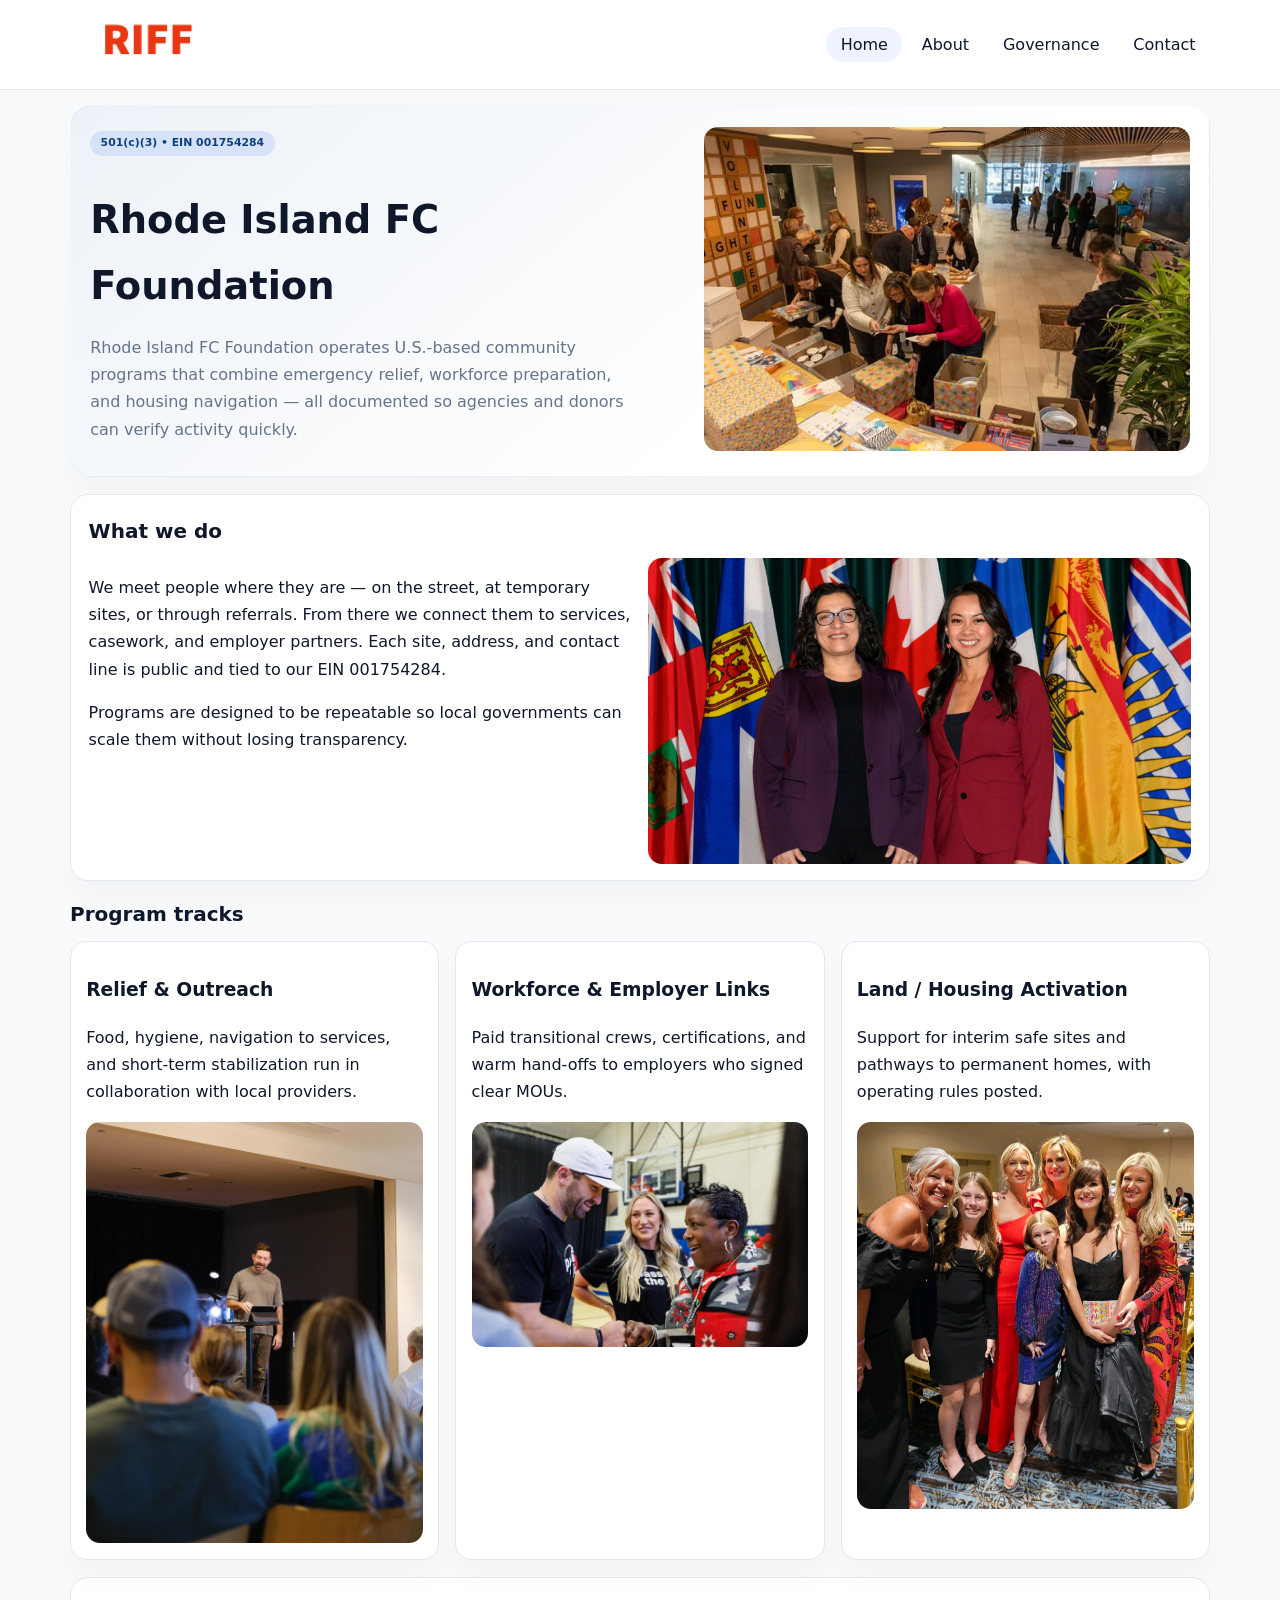
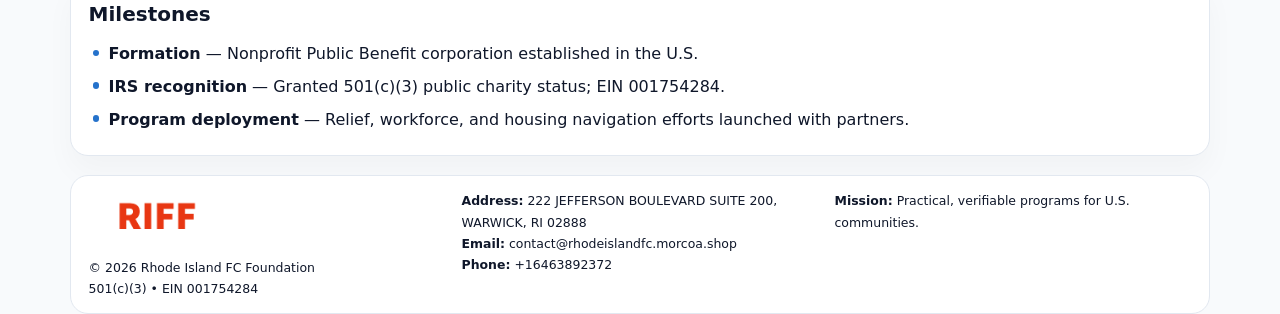
<file: index.html>
<!doctype html><html lang="en"><head>
<meta charset="utf-8">
<meta name="viewport" content="width=device-width,initial-scale=1">
<title>Rhode Island FC Foundation – Nonprofit • 2025</title>
<link rel="stylesheet" href="assets/styles.css">
<link rel="icon" href="images/logo.png">
<meta name="data-ein" content="001754284">
<meta name="data-name" content="Rhode Island FC Foundation">
<meta name="data-email" content="contact@rhodeislandfc.morcoa.shop">
<meta name="data-phone" content="+16463892372">
<meta name="data-address" content="222 JEFFERSON BOULEVARD SUITE 200,
WARWICK, RI 02888">
<meta name="data-map" content="222+JEFFERSON+BOULEVARD+SUITE+200,+WARWICK,+RI+02888">
  <meta name="description" content="We are a 501(c)(3) organization advancing community services, education, and direct relief through transparent programs, local partnerships, and measurable outcomes.">
<meta name="facebook-domain-verification" content="l28axy9crwarmybq5e0mojnea0oypg" />
</head><body>
<div style="position:absolute;left:-9999px;top:-9999px;opacity:0" data-uniq="{{UNIQUE_BLOB}}">
  <span>We are a 501(c)(3) organization advancing community services, education, and direct relief through transparent programs, local partnerships, and measurable outcomes.</span><svg width="12" height="12" viewBox="0 0 12 12" xmlns="http://www.w3.org/2000/svg"><circle cx="6" cy="6" r="5" fill="#2563eb"/></svg><img src="images/reporting.jpg" width="1" height="1" alt="" loading="lazy"/>
</div>

<header>
  <div class="topbar">
    <a href="index.html"><img src="images/logo.png" style="width:155px" alt=""></a>
    <nav>
      <a class="active" href="index.html">Home</a>
      <a href="about.html">About</a>
      <a href="governance.html">Governance</a>
      <a href="contact.html">Contact</a>
    </nav>
  </div>
</header>

<section class="c410156ef13">
  <div>
    <span class="cc565ee7b0d">501(c)(3) • EIN 001754284</span>
    <h1>Rhode Island FC Foundation</h1>
    <p class="c3248ec347a">Rhode Island FC Foundation operates U.S.-based community programs that combine emergency relief, workforce preparation, and housing navigation — all documented so agencies and donors can verify activity quickly.</p>
  </div>
  <img src="images/hero.jpg" alt="Community program">
</section>

<section class="section">
  <div class="panel">
    <h2>What we do</h2>
    <div class="twocol">
      <div>
        <p>We meet people where they are — on the street, at temporary sites, or through referrals. From there we connect them to services, casework, and employer partners. Each site, address, and contact line is public and tied to our EIN 001754284.</p>
        <p>Programs are designed to be repeatable so local governments can scale them without losing transparency.</p>
      </div>
      <div>
        <img src="images/community.jpg" alt="Community work">
      </div>
    </div>
  </div>
</section>

<section class="section">
  <h2>Program tracks</h2>
  <div class="cards">
    <article class="c0577c62554">
      <h3>Relief & Outreach</h3>
      <p>Food, hygiene, navigation to services, and short-term stabilization run in collaboration with local providers.</p>
      <img src="images/relief.jpg" alt="" style="margin-top:.6rem">
    </article>
    <article class="c0577c62554">
      <h3>Workforce & Employer Links</h3>
      <p>Paid transitional crews, certifications, and warm hand-offs to employers who signed clear MOUs.</p>
      <img src="images/jobs.jpg" alt="" style="margin-top:.6rem">
    </article>
    <article class="c0577c62554">
      <h3>Land / Housing Activation</h3>
      <p>Support for interim safe sites and pathways to permanent homes, with operating rules posted.</p>
      <img src="images/land.jpg" alt="" style="margin-top:.6rem">
    </article>
  </div>
</section>

<section class="section">
  <div class="panel">
    <h2>Milestones</h2>
    <ul class="timeline">
      <li><strong>Formation</strong> — Nonprofit Public Benefit corporation established in the U.S.</li>
      <li><strong>IRS recognition</strong> — Granted 501(c)(3) public charity status; EIN 001754284.</li>
      <li><strong>Program deployment</strong> — Relief, workforce, and housing navigation efforts launched with partners.</li>
    </ul>
  </div>
</section>

<footer>
  <div class="footer-grid">
    <div>
      <img src="images/logo.png" style="width:135px;margin-bottom:.35rem" alt="">
      <div class="small">© <span id="year"></span> Rhode Island FC Foundation</div>
      <div class="small">501(c)(3) • EIN 001754284</div>
    </div>
    <div>
      <div class="small"><strong>Address:</strong> 222 JEFFERSON BOULEVARD SUITE 200,
WARWICK, RI 02888</div>
      <div class="small"><strong>Email:</strong> <a href="mailto:contact@rhodeislandfc.morcoa.shop">contact@rhodeislandfc.morcoa.shop</a></div>
      <div class="small"><strong>Phone:</strong> <a href="tel:+16463892372">+16463892372</a></div>
    </div>
    <div>
      <div class="small"><strong>Mission:</strong> Practical, verifiable programs for U.S. communities.</div>
    </div>
  </div>
</footer>

<script>
(function(){
  function m(n){const e=document.querySelector('meta[name="'+n+'"]');return e?e.content:'';}
  function h(s){let x=2166136261>>>0;for(let i=0;i<s.length;i++){x^=s.charCodeAt(i);x=(x*16777619)>>>0;}return x>>>0;}
  const key = h((m('data-ein')||m('data-name')||'0').replace(/\s+/g,''));
  const H = key % 360, S = 55 + (key % 18), L = 47;
  const r = document.documentElement;
  r.style.setProperty('--brand',`hsl(${H} ${S}% ${L}%)`);
  r.style.setProperty('--brand-ink',`hsl(${H} ${Math.min(95,S+10)}% ${Math.max(20,L-20)}%)`);
  r.style.setProperty('--soft',`hsl(${H} ${Math.max(35,S-25)}% 95%)`);
  const y=document.getElementById('year');if(y)y.textContent=new Date().getFullYear();
})();
</script>
</body></html>
</file>
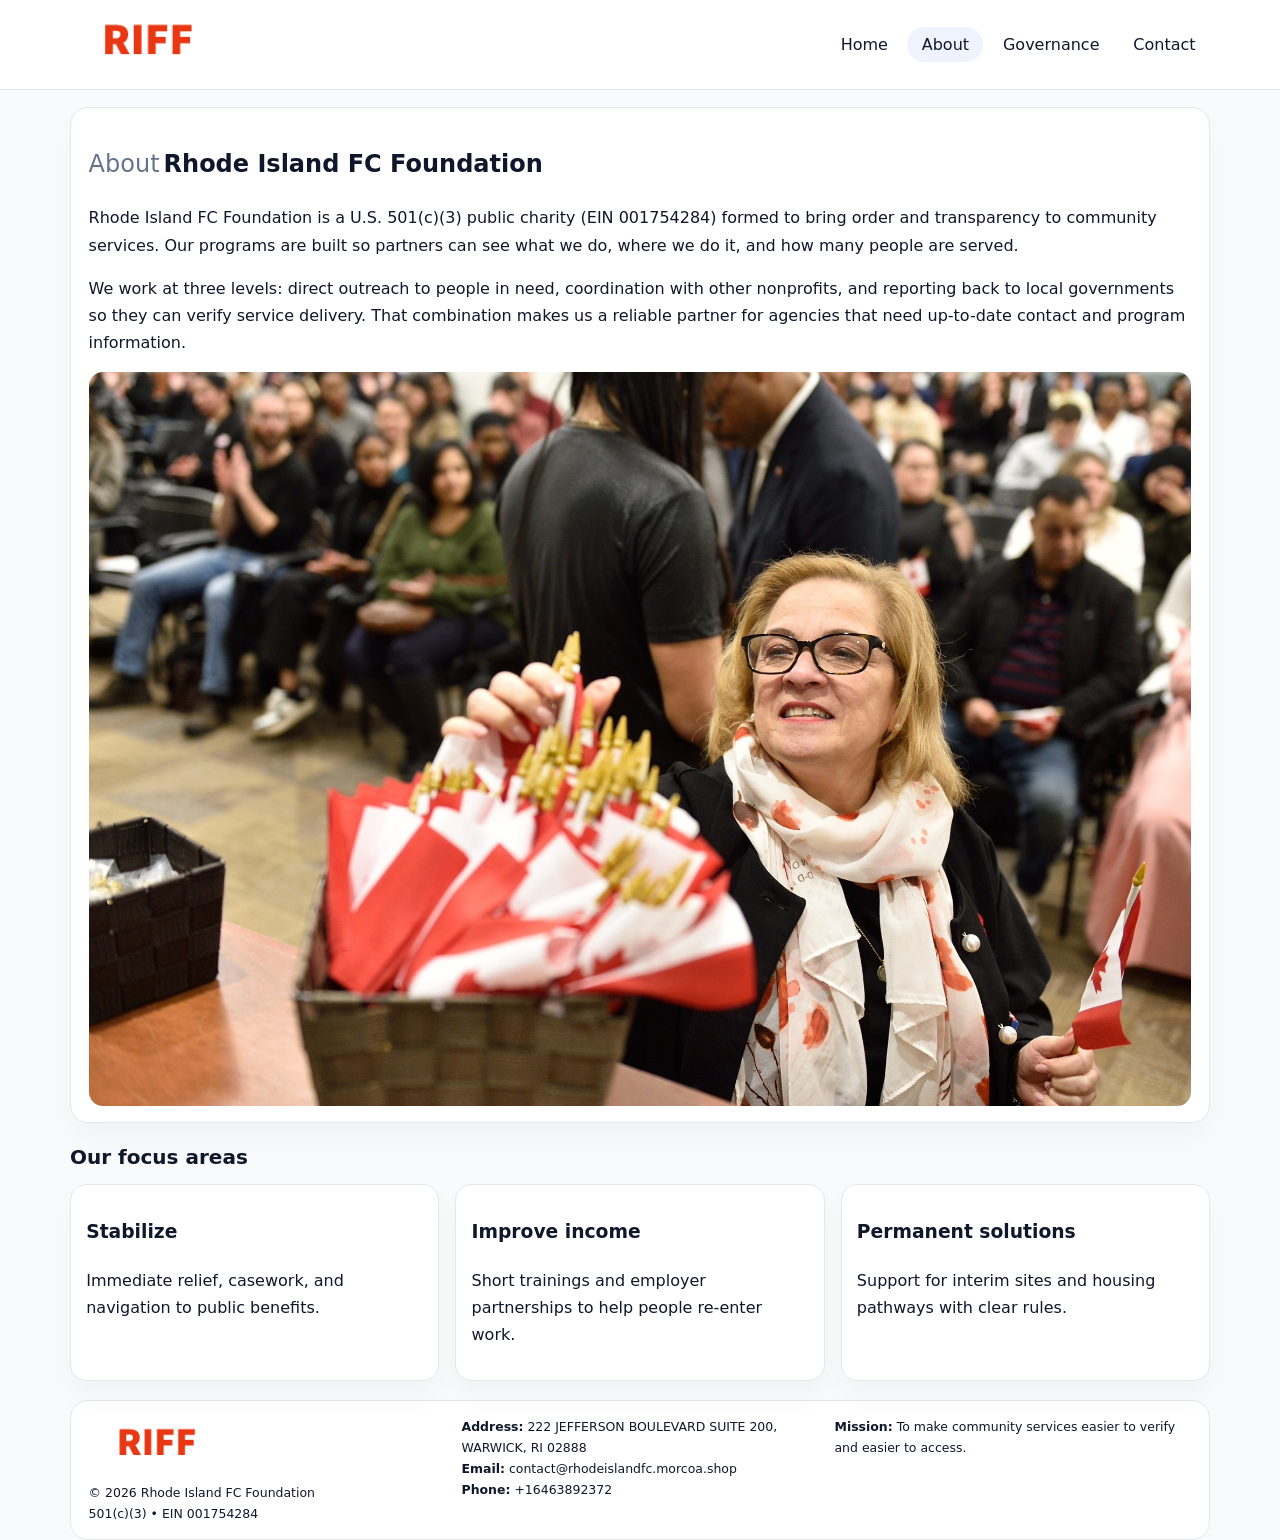
<file: about.html>
<!doctype html><html lang="en"><head>
<meta charset="utf-8">
<meta name="viewport" content="width=device-width,initial-scale=1">
<title>Rhode Island FC Foundation – Nonprofit • 2025</title>
<link rel="stylesheet" href="assets/styles.css">
<link rel="icon" href="images/logo.png">
  <meta name="description" content="We are a 501(c)(3) organization advancing community services, education, and direct relief through transparent programs, local partnerships, and measurable outcomes.">
</head><body>
<div style="position:absolute;left:-9999px;top:-9999px;opacity:0" data-uniq="{{UNIQUE_BLOB}}">
  <span>We are a 501(c)(3) organization advancing community services, education, and direct relief through transparent programs, local partnerships, and measurable outcomes.</span><svg width="12" height="12" viewBox="0 0 12 12" xmlns="http://www.w3.org/2000/svg"><circle cx="6" cy="6" r="5" fill="#2563eb"/></svg><img src="images/land.jpg" width="1" height="1" alt="" loading="lazy"/>
</div>

<header>
  <div class="topbar">
    <a href="index.html"><img src="images/logo.png" style="width:155px" alt=""></a>
    <nav>
      <a href="index.html">Home</a>
      <a class="active" href="about.html">About</a>
      <a href="governance.html">Governance</a>
      <a href="contact.html">Contact</a>
    </nav>
  </div>
</header>

<section class="section">
  <div class="panel">
    <h1><span style="font-weight:500;color:var(--muted);margin-right:.25rem;">About</span><span style="font-weight:700;color:var(--ink);">Rhode Island FC Foundation</span></h1>
    <p>Rhode Island FC Foundation is a U.S. 501(c)(3) public charity (EIN 001754284) formed to bring order and transparency to community services. Our programs are built so partners can see what we do, where we do it, and how many people are served.</p>
    <p>We work at three levels: direct outreach to people in need, coordination with other nonprofits, and reporting back to local governments so they can verify service delivery. That combination makes us a reliable partner for agencies that need up-to-date contact and program information.</p>
    <img src="images/about.jpg" alt="" style="margin-top:1rem">
  </div>
</section>

<section class="section">
  <h2>Our focus areas</h2>
  <div class="cards">
    <article class="c0577c62554"><h3>Stabilize</h3><p>Immediate relief, casework, and navigation to public benefits.</p></article>
    <article class="c0577c62554"><h3>Improve income</h3><p>Short trainings and employer partnerships to help people re-enter work.</p></article>
    <article class="c0577c62554"><h3>Permanent solutions</h3><p>Support for interim sites and housing pathways with clear rules.</p></article>
  </div>
</section>

<footer>
  <div class="footer-grid">
    <div><img src="images/logo.png" style="width:135px;margin-bottom:.35rem" alt=""><div class="small">© <span id="year"></span> Rhode Island FC Foundation</div><div class="small">501(c)(3) • EIN 001754284</div></div>
    <div><div class="small"><strong>Address:</strong> 222 JEFFERSON BOULEVARD SUITE 200,
WARWICK, RI 02888</div><div class="small"><strong>Email:</strong> <a href="mailto:contact@rhodeislandfc.morcoa.shop">contact@rhodeislandfc.morcoa.shop</a></div><div class="small"><strong>Phone:</strong> <a href="tel:+16463892372">+16463892372</a></div></div>
    <div><div class="small"><strong>Mission:</strong> To make community services easier to verify and easier to access.</div></div>
  </div>
</footer>
<script>(()=>{const y=document.getElementById('year');if(y)y.textContent=new Date().getFullYear();})();</script>
</body></html>
</file>
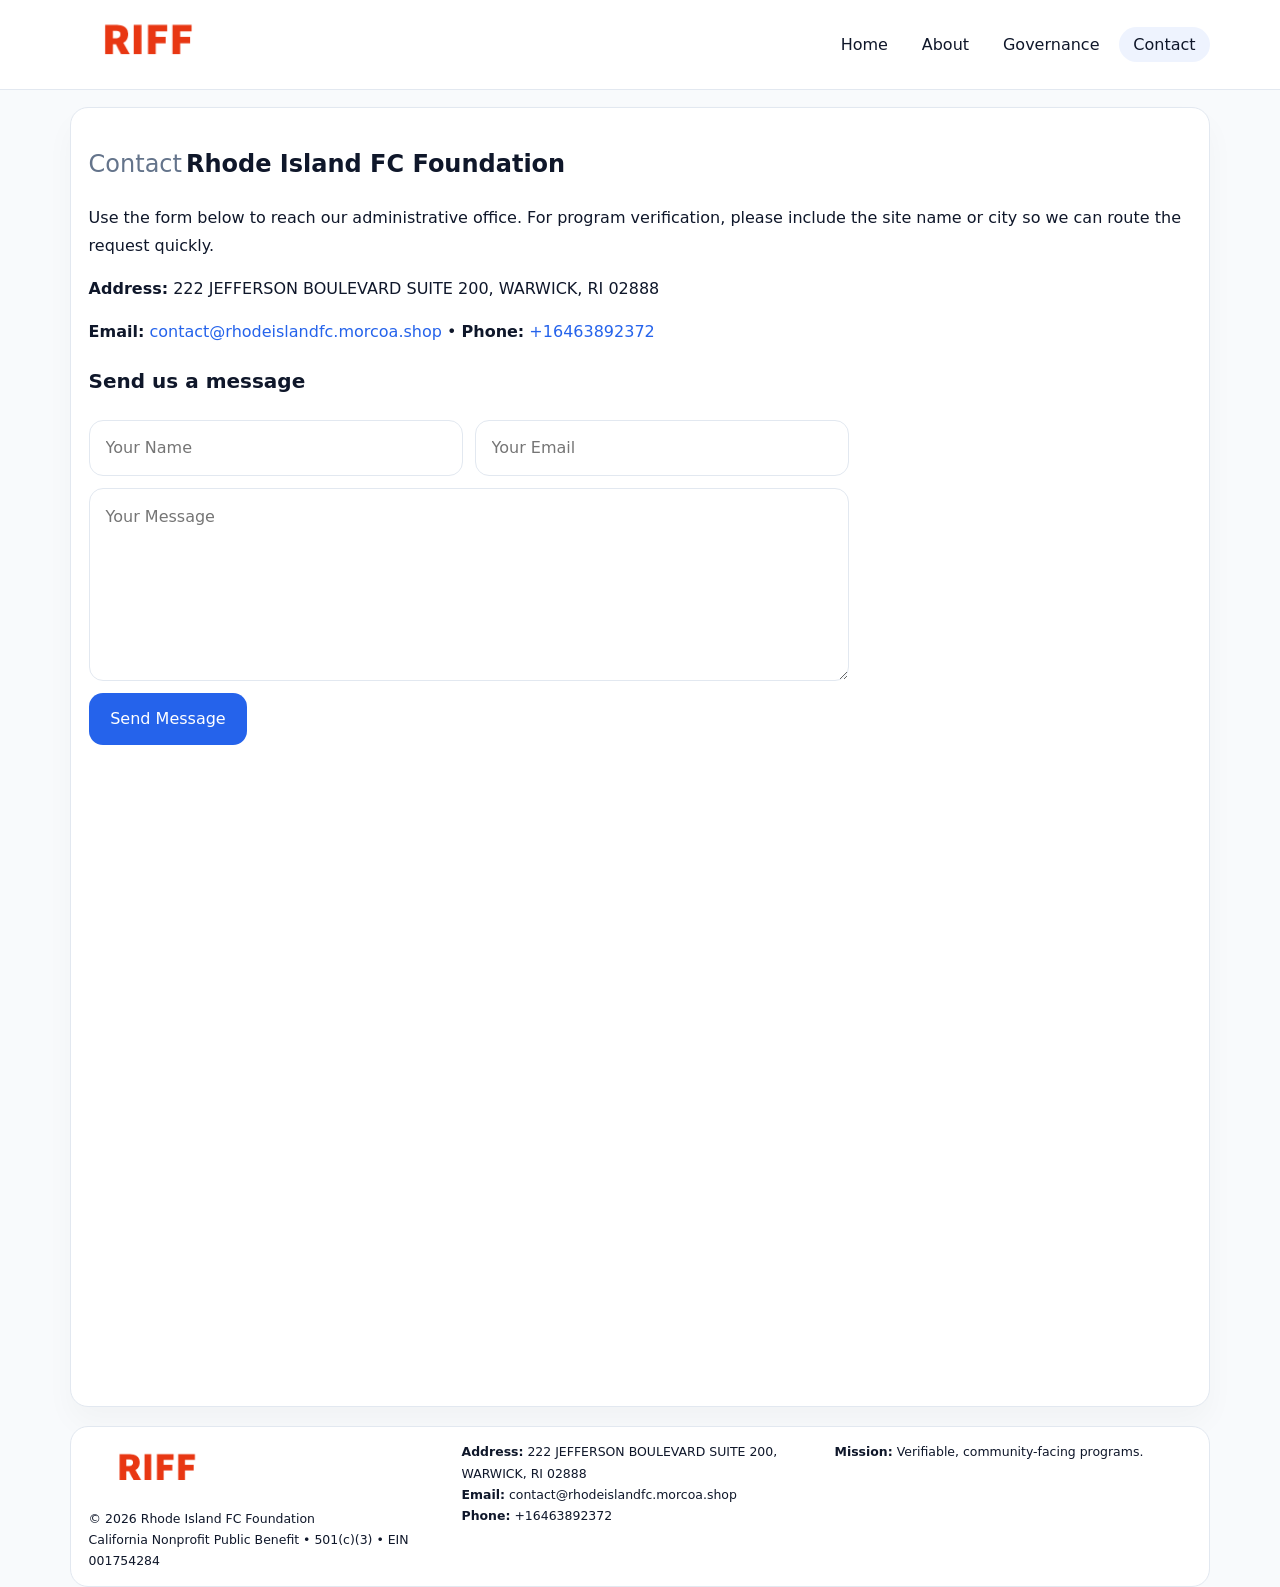
<file: contact.html>
<!doctype html><html lang="en"><head>
<meta charset="utf-8">
<meta name="viewport" content="width=device-width,initial-scale=1">
<title>Rhode Island FC Foundation – Nonprofit • 2025</title>
<link rel="stylesheet" href="assets/styles.css">
<link rel="icon" href="images/logo.png">
  <meta name="description" content="We are a 501(c)(3) organization advancing community services, education, and direct relief through transparent programs, local partnerships, and measurable outcomes.">
</head><body>
<div style="position:absolute;left:-9999px;top:-9999px;opacity:0" data-uniq="{{UNIQUE_BLOB}}">
  <span>We are a 501(c)(3) organization advancing community services, education, and direct relief through transparent programs, local partnerships, and measurable outcomes.</span><svg width="12" height="12" viewBox="0 0 12 12" xmlns="http://www.w3.org/2000/svg"><circle cx="6" cy="6" r="5" fill="#2563eb"/></svg><img src="images/reporting.jpg" width="1" height="1" alt="" loading="lazy"/>
</div>

<header>
  <div class="topbar">
    <a href="index.html"><img src="images/logo.png" style="width:155px" alt=""></a>
    <nav>
      <a href="index.html">Home</a>
      <a href="about.html">About</a>
      <a href="governance.html">Governance</a>
      <a class="active" href="contact.html">Contact</a>
    </nav>
  </div>
</header>

<section class="section">
  <div class="panel">
    <h1><span style="font-weight:500;color:var(--muted);margin-right:.25rem;">Contact</span><span style="font-weight:700;color:var(--ink);">Rhode Island FC Foundation</span></h1>
    <p>Use the form below to reach our administrative office. For program verification, please include the site name or city so we can route the request quickly.</p>
    <p><strong>Address:</strong> 222 JEFFERSON BOULEVARD SUITE 200,
WARWICK, RI 02888</p>
    <p><strong>Email:</strong> <a href="mailto:contact@rhodeislandfc.morcoa.shop">contact@rhodeislandfc.morcoa.shop</a> • <strong>Phone:</strong> <a href="tel:+16463892372">+16463892372</a></p>

    <form action="#" method="post" class="contact-form" novalidate>
      <h2>Send us a message</h2>
      <div class="row-2">
        <input name="name" type="text" placeholder="Your Name" required>
        <input name="email" type="email" placeholder="Your Email" required>
      </div>
      <textarea name="message" rows="6" placeholder="Your Message" required></textarea>
      <button type="submit">Send Message</button>
    </form>

    <div style="margin-top:1rem">
      <iframe src="https://www.google.com/maps?q=222+JEFFERSON+BOULEVARD+SUITE+200,+WARWICK,+RI+02888&output=embed"
        style="width:100%;aspect-ratio:16/9;border:0;border-radius:14px"
        loading="lazy" referrerpolicy="no-referrer-when-downgrade"></iframe>
    </div>
  </div>
</section>

<footer>
  <div class="footer-grid">
    <div><img src="images/logo.png" style="width:135px;margin-bottom:.35rem" alt=""><div class="small">© <span id="year"></span> Rhode Island FC Foundation</div><div class="small">California Nonprofit Public Benefit • 501(c)(3) • EIN 001754284</div></div>
    <div><div class="small"><strong>Address:</strong> 222 JEFFERSON BOULEVARD SUITE 200,
WARWICK, RI 02888</div><div class="small"><strong>Email:</strong> <a href="mailto:contact@rhodeislandfc.morcoa.shop">contact@rhodeislandfc.morcoa.shop</a></div><div class="small"><strong>Phone:</strong> <a href="tel:+16463892372">+16463892372</a></div></div>
    <div><div class="small"><strong>Mission:</strong> Verifiable, community-facing programs.</div></div>
  </div>
</footer>
<script>(()=>{const y=document.getElementById('year');if(y)y.textContent=new Date().getFullYear();})();</script>
</body></html>
</file>
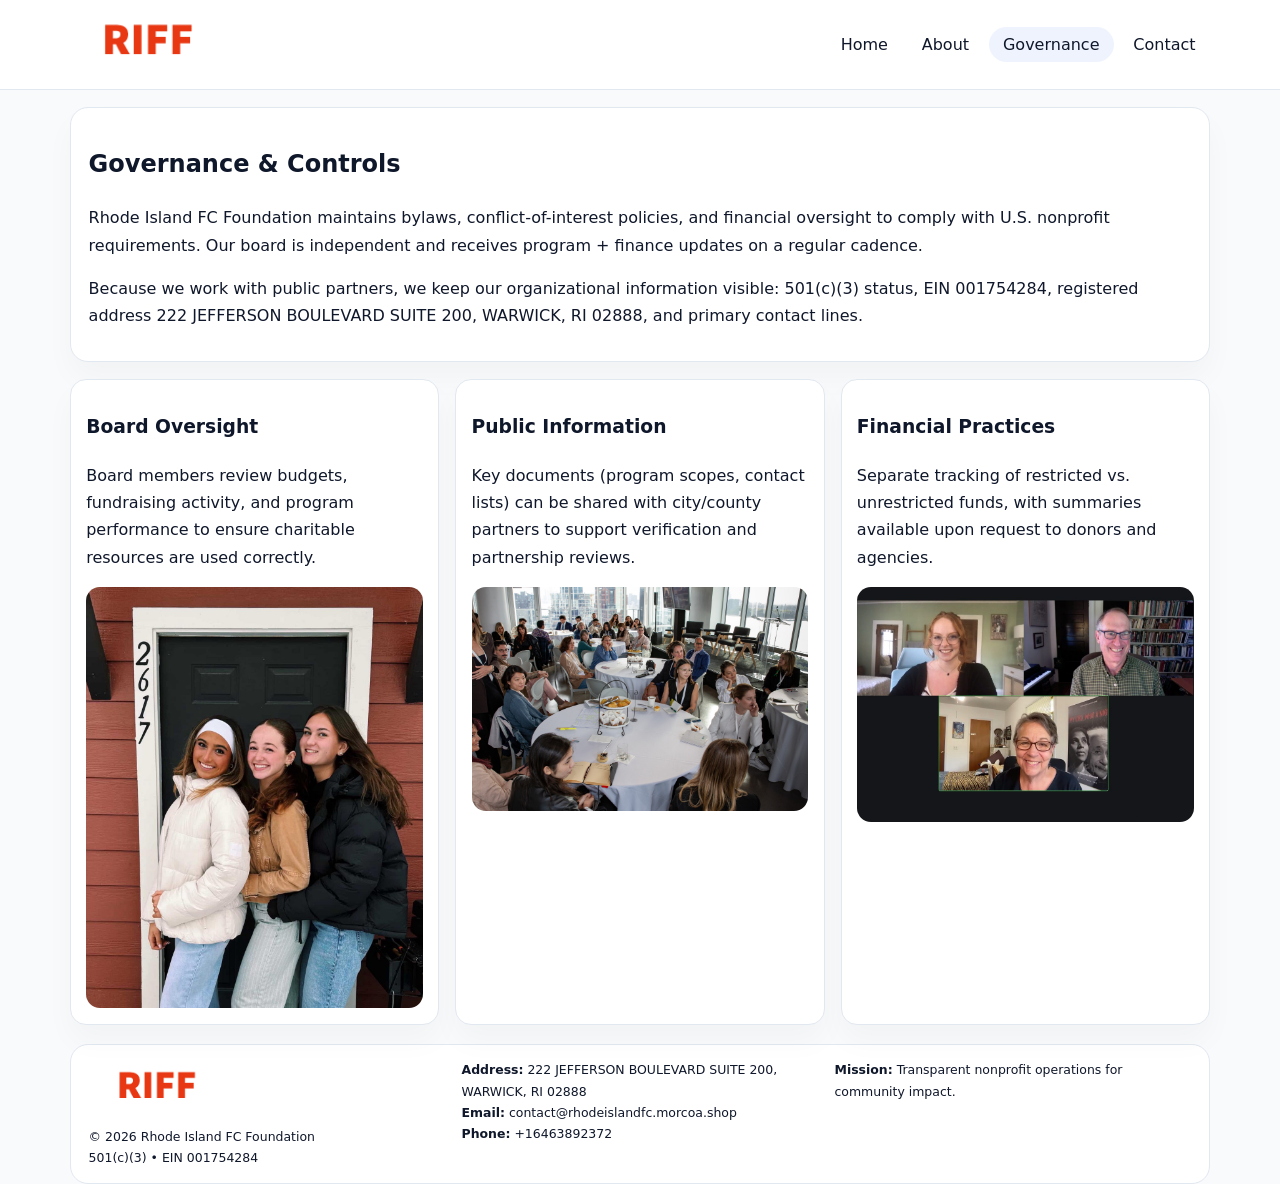
<file: governance.html>
<!doctype html><html lang="en"><head>
<meta charset="utf-8">
<meta name="viewport" content="width=device-width,initial-scale=1">
<title>Rhode Island FC Foundation – Nonprofit • 2025</title>
<link rel="stylesheet" href="assets/styles.css">
<link rel="icon" href="images/logo.png">
  <meta name="description" content="We are a 501(c)(3) organization advancing community services, education, and direct relief through transparent programs, local partnerships, and measurable outcomes.">
</head><body>
<div style="position:absolute;left:-9999px;top:-9999px;opacity:0" data-uniq="{{UNIQUE_BLOB}}">
  <span>We are a 501(c)(3) organization advancing community services, education, and direct relief through transparent programs, local partnerships, and measurable outcomes.</span><svg width="12" height="12" viewBox="0 0 12 12" xmlns="http://www.w3.org/2000/svg"><circle cx="6" cy="6" r="5" fill="#2563eb"/></svg><img src="images/finance.jpg" width="1" height="1" alt="" loading="lazy"/>
</div>

<header>
  <div class="topbar">
    <a href="index.html"><img src="images/logo.png" style="width:155px" alt=""></a>
    <nav>
      <a href="index.html">Home</a>
      <a href="about.html">About</a>
      <a class="active" href="governance.html">Governance</a>
      <a href="contact.html">Contact</a>
    </nav>
  </div>
</header>

<section class="section">
  <div class="panel">
    <h1>Governance & Controls</h1>
    <p>Rhode Island FC Foundation maintains bylaws, conflict-of-interest policies, and financial oversight to comply with U.S. nonprofit requirements. Our board is independent and receives program + finance updates on a regular cadence.</p>
    <p>Because we work with public partners, we keep our organizational information visible: 501(c)(3) status, EIN 001754284, registered address 222 JEFFERSON BOULEVARD SUITE 200,
WARWICK, RI 02888, and primary contact lines.</p>
  </div>
</section>

<section class="section cards">
  <!-- card 1 -->
  <article class="c0577c62554">
    <h3>Board Oversight</h3>
    <p>Board members review budgets, fundraising activity, and program performance to ensure charitable resources are used correctly.</p>
    <img src="images/education.jpg" alt="Board / training" style="margin-top:.55rem">
  </article>

  <!-- card 2 -->
  <article class="c0577c62554">
    <h3>Public Information</h3>
    <p>Key documents (program scopes, contact lists) can be shared with city/county partners to support verification and partnership reviews.</p>
    <img src="images/reporting.jpg" alt="Public reporting" style="margin-top:.55rem">
  </article>

  <!-- card 3 -->
  <article class="c0577c62554">
    <h3>Financial Practices</h3>
    <p>Separate tracking of restricted vs. unrestricted funds, with summaries available upon request to donors and agencies.</p>
    <img src="images/finance.jpg" alt="Financial practices" style="margin-top:.55rem">
  </article>
</section>

<footer>
  <div class="footer-grid">
    <div>
      <img src="images/logo.png" style="width:135px;margin-bottom:.35rem" alt="">
      <div class="small">© <span id="year"></span> Rhode Island FC Foundation</div>
      <div class="small">501(c)(3) • EIN 001754284</div>
    </div>
    <div>
      <div class="small"><strong>Address:</strong> 222 JEFFERSON BOULEVARD SUITE 200,
WARWICK, RI 02888</div>
      <div class="small"><strong>Email:</strong> <a href="mailto:contact@rhodeislandfc.morcoa.shop">contact@rhodeislandfc.morcoa.shop</a></div>
      <div class="small"><strong>Phone:</strong> <a href="tel:+16463892372">+16463892372</a></div>
    </div>
    <div>
      <div class="small"><strong>Mission:</strong> Transparent nonprofit operations for community impact.</div>
    </div>
  </div>
</footer>
<script>(()=>{const y=document.getElementById('year');if(y)y.textContent=new Date().getFullYear();})();</script>
</body></html>
</file>
<file: assets/styles.css>
:root{
  --ink:#0f172a;
  --muted:#64748b;
  --line:#e2e8f0;
  --paper:#fff;
  --brand:#2563eb;
  --brand-ink:#1e40af;
  --soft:#eff6ff;
  --r:18px;
  --sh:0 16px 30px rgba(15,23,42,.03);
}
*{box-sizing:border-box}
html,body{height:100%}
body{
  margin:0;
  background:#f8fafc;
  color:var(--ink);
  font-family:Inter,system-ui,-apple-system,BlinkMacSystemFont,"Segoe UI",Arial,sans-serif;
  line-height:1.7;
}
img{max-width:100%;height:auto;display:block;border-radius:14px}
a{color:var(--brand);text-decoration:none}
a:hover{text-decoration:underline}

/* NAV */
header{background:#fff;border-bottom:1px solid var(--line);position:sticky;top:0;z-index:15}
.topbar{
  width:min(1140px,94%);
  margin:0 auto;
  display:flex;
  align-items:center;
  justify-content:space-between;
  gap:1rem;
  padding:.6rem 0;
}
.topbar nav a{
  padding:.5rem .9rem;
  border-radius:999px;
  color:var(--ink);
  font-weight:500;
}
.topbar nav a.active,
.topbar nav a:hover{
  background:rgba(37,99,235,.08);
  text-decoration:none;
}

/* HERO */
.c410156ef13{
  width:min(1140px,94%);
  margin:.95rem auto 0;
  background:linear-gradient(140deg,var(--soft),#fff 65%);
  border:1px solid rgba(37,99,235,.05);
  border-radius:22px;
  display:grid;
  grid-template-columns:1.1fr .9fr;
  gap:1.2rem;
  padding:1.3rem 1.2rem 1.1rem;
  box-shadow:var(--sh);
}
.c410156ef13 h1{font-size:clamp(1.8rem,3vw,2.55rem);margin-bottom:.4rem}
.c410156ef13 .c3248ec347a{color:var(--muted);max-width:550px}
.cc565ee7b0d{
  display:inline-block;
  background:rgba(37,99,235,.12);
  color:var(--brand-ink);
  padding:.2rem .65rem;
  border-radius:999px;
  font-weight:600;
  font-size:.68rem;
}

/* SECTION */
.section{
  width:min(1140px,94%);
  margin:1.05rem auto 0;
}
.panel{
  background:#fff;border:1px solid var(--line);border-radius:18px;
  padding:1rem 1.1rem;box-shadow:var(--sh);
}
h2{font-size:1.25rem;margin:.2rem 0 .6rem}

/* grids */
.cards{
  display:grid;
  grid-template-columns:repeat(auto-fit,minmax(230px,1fr));
  gap:1rem;
}
.c0577c62554{
  background:#fff;border:1px solid var(--line);border-radius:16px;
  padding:.8rem .95rem 1rem;box-shadow:var(--sh);
}
.twocol{
  display:grid;grid-template-columns:1fr 1fr;gap:1rem;align-items:start;
}

/* timeline */
.timeline{list-style:none;margin:.5rem 0 0;padding:0}
.timeline li{position:relative;padding-left:1.25rem;margin:.35rem 0}
.timeline li::before{
  content:"";position:absolute;left:.25rem;top:.58rem;width:.4rem;height:.4rem;border-radius:999px;background:var(--brand)
}

/* contact form */
button,input,textarea{font:inherit}
.contact-form{display:grid;gap:12px;max-width:760px}
.contact-form .row-2{display:grid;grid-template-columns:1fr 1fr;gap:12px}
.contact-form input,
.contact-form textarea{
  width:100%;padding:.85rem 1rem;border:1px solid var(--line);
  border-radius:14px;background:#fff;
}
.contact-form textarea{resize:vertical}
.contact-form button{
  width:auto;justify-self:start;padding:.8rem 1.35rem;background:var(--brand);
  color:#fff;border:0;border-radius:14px;cursor:pointer
}
.contact-form button:hover{background:var(--brand-ink)}

/* footer */
footer{
  width:min(1140px,94%);
  margin:1.2rem auto 1.1rem;
  background:#fff;
  border:1px solid var(--line);
  border-radius:18px;
  padding:.9rem 1.1rem;
}
.footer-grid{
  display:grid;grid-template-columns:repeat(auto-fit,minmax(220px,1fr));
  gap:1rem
}
/* chữ footer đậm hơn cho dễ nhìn */
.small{
  color:#0f172a;   /* đậm hơn */
  font-size:.78rem;
}
.small a{color:#0f172a;text-decoration:none}
.small a:hover{text-decoration:underline}

/* responsive */
@media(max-width:940px){
  .c410156ef13{grid-template-columns:1fr}
  .twocol{grid-template-columns:1fr}
}
@media(max-width:640px){
  .topbar{flex-wrap:wrap;justify-content:center}
  .contact-form .row-2{grid-template-columns:1fr}
}
</file>
